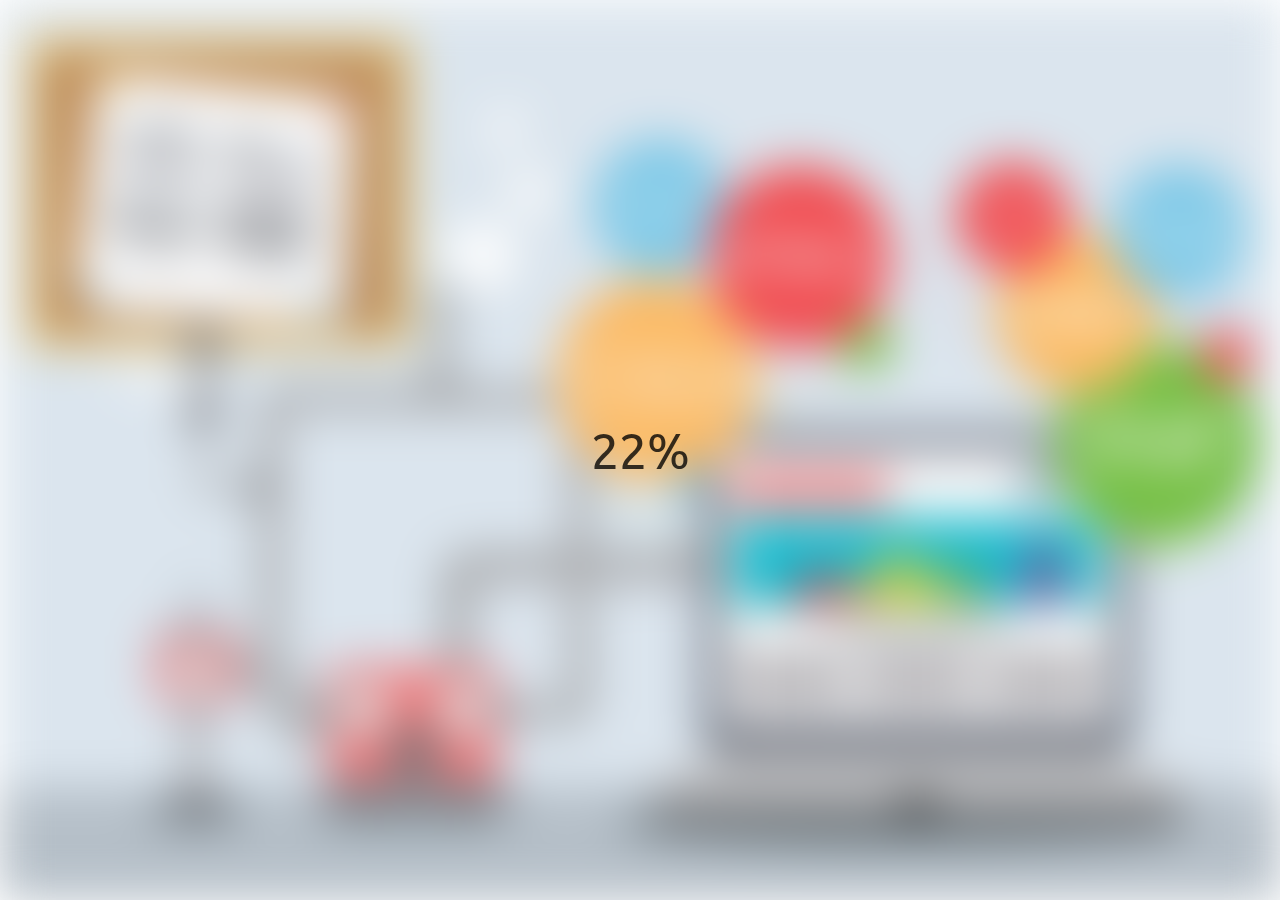
<file: Blurry Loading/index.html>
<!DOCTYPE html>
<html lang="en">
  <head>
    <meta charset="UTF-8" />
    <meta http-equiv="X-UA-Compatible" content="IE=edge" />
    <meta name="viewport" content="width=device-width, initial-scale=1.0" />
    <link rel="stylesheet" href="style.css" />
    <title>Blurry Loading</title>
  </head>
  <body>
    <section class="bg"></section>
    <div class="loading-text">0%</div>

    <script src="script.js"></script>
  </body>
</html>
</file>
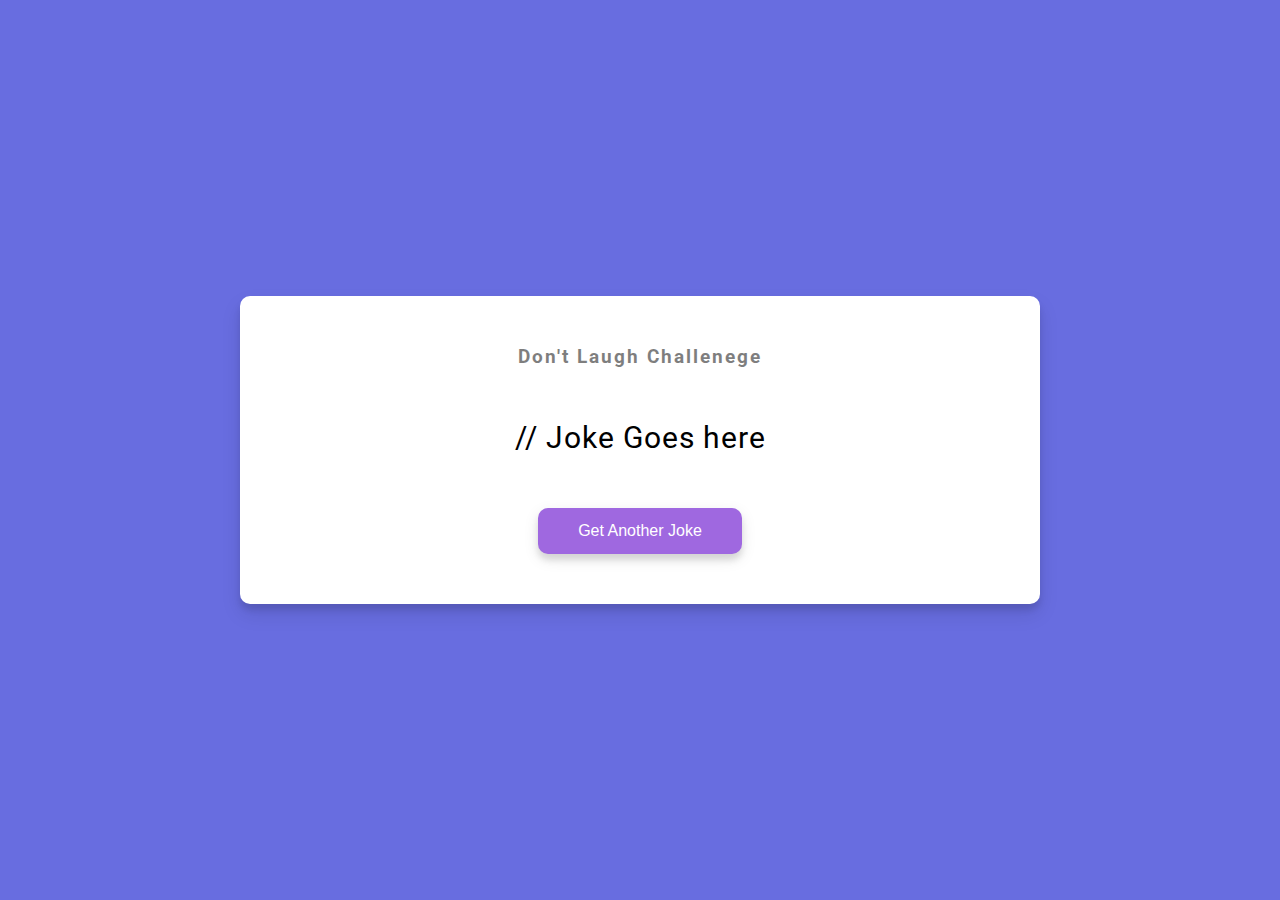
<file: Dad Jokes/index.html>
<!DOCTYPE html>
<html lang="en">
  <head>
    <meta charset="UTF-8" />
    <meta http-equiv="X-UA-Compatible" content="IE=edge" />
    <meta name="viewport" content="width=device-width, initial-scale=1.0" />
    <link rel="stylesheet" href="style.css" />
    <title>Dad Jokes</title>
  </head>
  <body>
    <div class="container">
      <h3>Don't Laugh Challenege</h3>
      <div class="joke" id="joke">// Joke Goes here</div>
      <button id="jokeBtn" class="btn">Get Another Joke</button>
    </div>
    <script src="script.js"></script>
  </body>
</html>
</file>
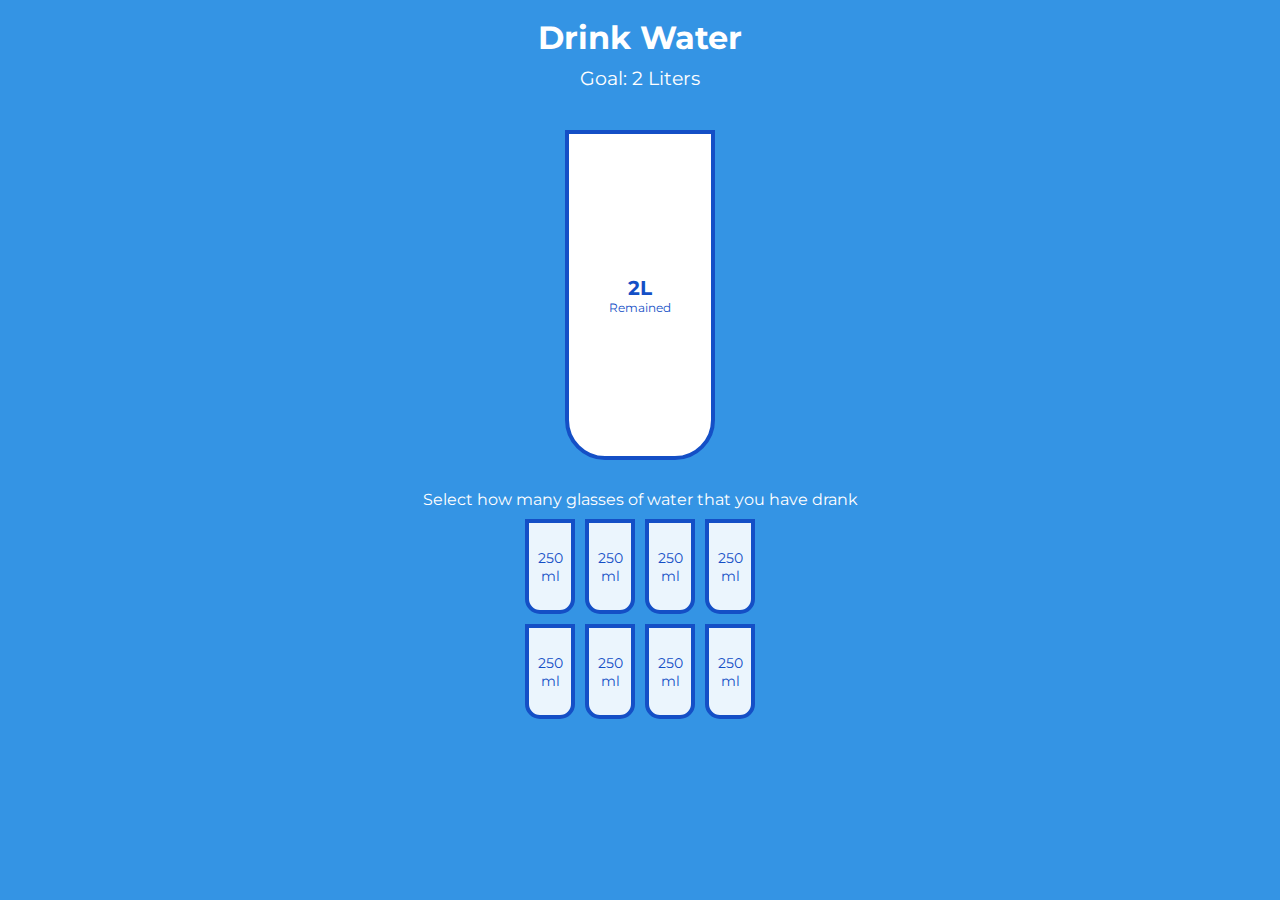
<file: Drink Water/index.html>
<!DOCTYPE html>
<html lang="en">
  <head>
    <meta charset="UTF-8" />
    <meta http-equiv="X-UA-Compatible" content="IE=edge" />
    <meta name="viewport" content="width=device-width, initial-scale=1.0" />
    <link rel="stylesheet" href="style.css" />
    <title>Drink Water</title>
  </head>
  <body>
    <h1>Drink Water</h1>
    <h3>Goal: 2 Liters</h3>

    <div class="cup">
      <div class="remained" id="remained">
        <span id="liters"></span>
        <small>Remained</small>
      </div>
      <div class="percentage" id="percentage"></div>
    </div>

    <p class="text">Select how many glasses of water that you have drank</p>

    <div class="cups">
      <div class="cup cup-small">250 ml</div>
      <div class="cup cup-small">250 ml</div>
      <div class="cup cup-small">250 ml</div>
      <div class="cup cup-small">250 ml</div>
      <div class="cup cup-small">250 ml</div>
      <div class="cup cup-small">250 ml</div>
      <div class="cup cup-small">250 ml</div>
      <div class="cup cup-small">250 ml</div>
    </div>
    <script src="script.js"></script>
  </body>
</html>
</file>
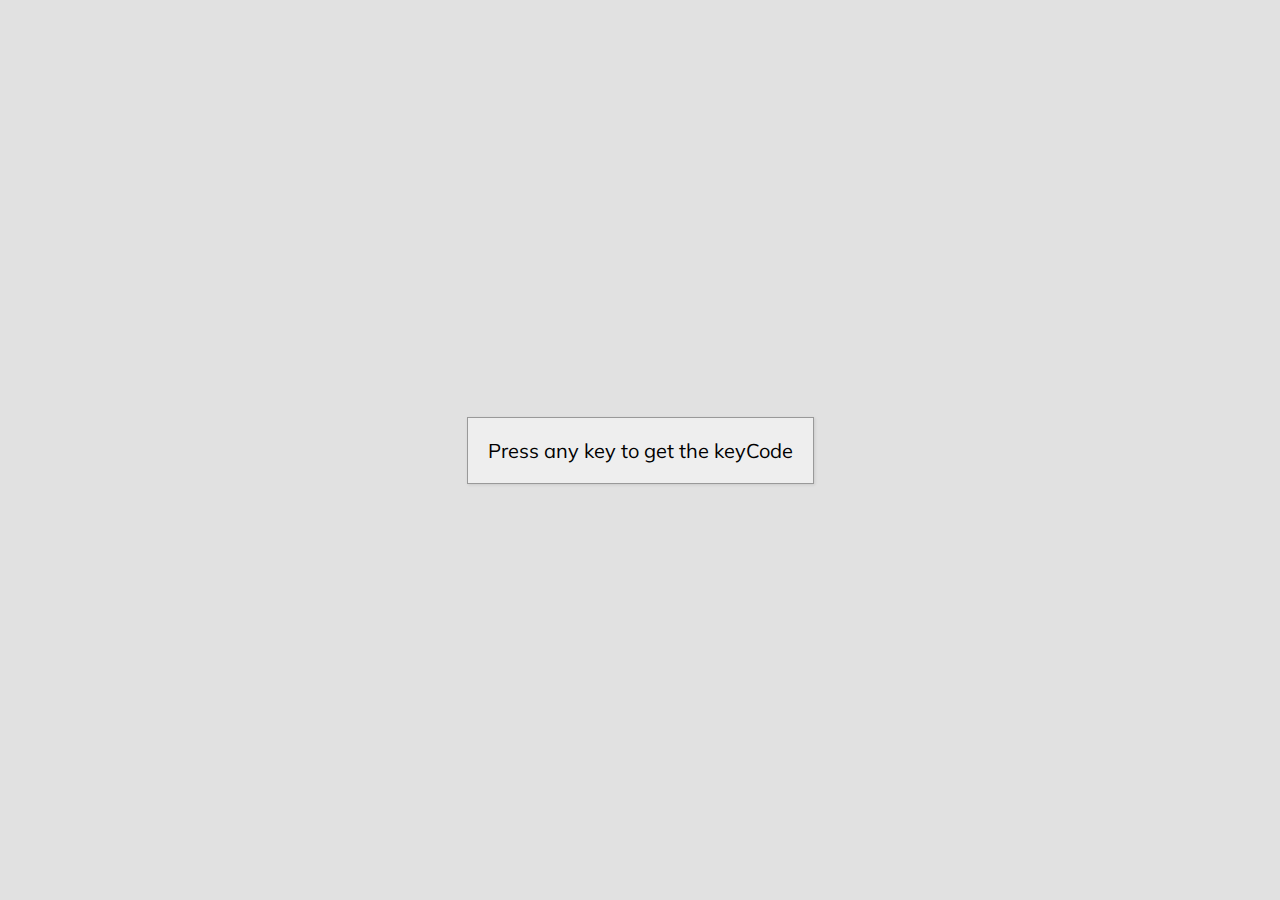
<file: Event keyCodes/index.html>
<!DOCTYPE html>
<html lang="en">
  <head>
    <meta charset="UTF-8" />
    <meta http-equiv="X-UA-Compatible" content="IE=edge" />
    <meta name="viewport" content="width=device-width, initial-scale=1.0" />
    <link rel="stylesheet" href="style.css" />
    <title>Event KeyCodes</title>
  </head>
  <body>
    <div id="insert">
      <div class="key">Press any key to get the keyCode</div>
    </div>
    <script src="script.js"></script>
  </body>
</html>
</file>
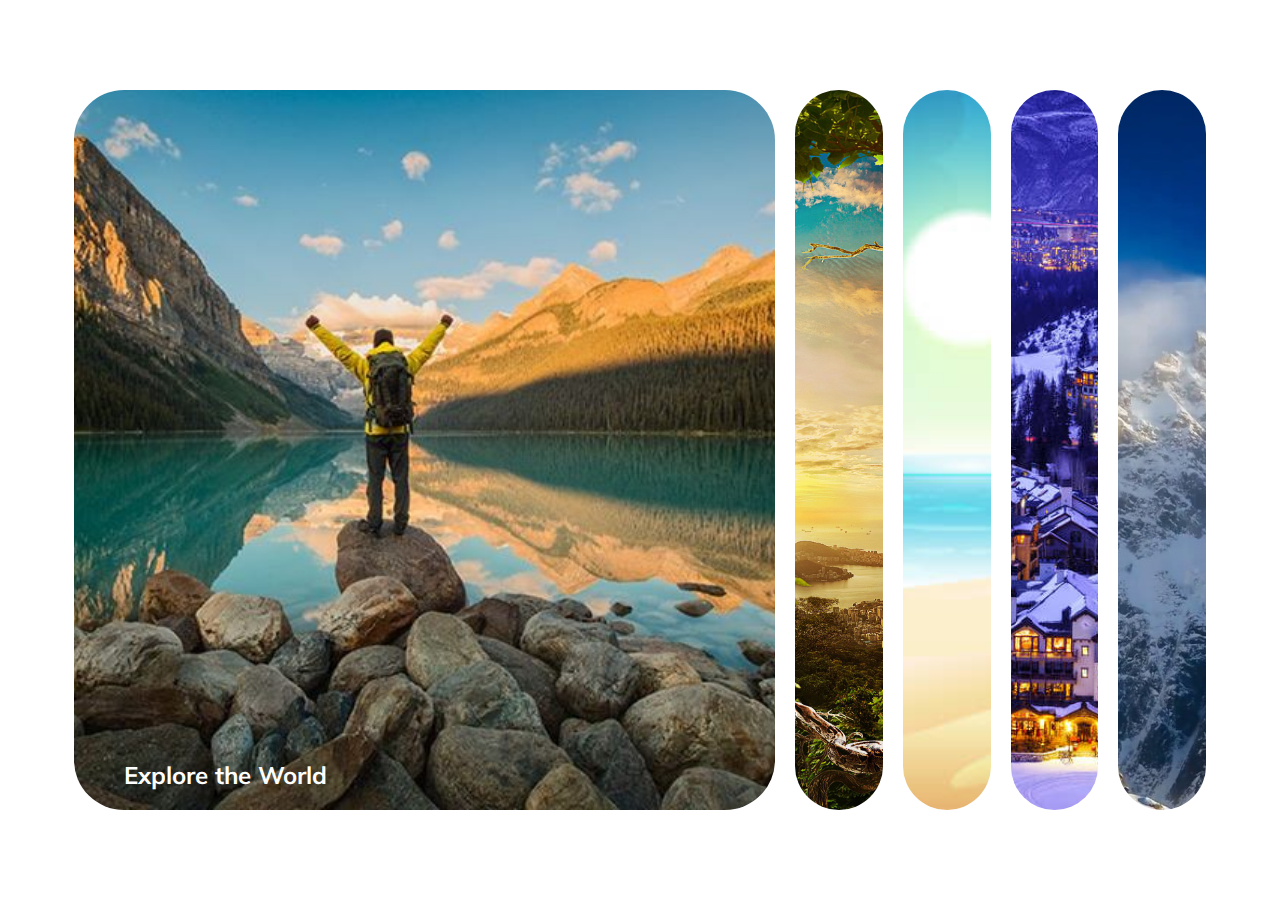
<file: Expanding Card/index.html>
<!DOCTYPE html>
<html lang="en">
  <head>
    <meta charset="UTF-8" />
    <meta http-equiv="X-UA-Compatible" content="IE=edge" />
    <meta name="viewport" content="width=device-width, initial-scale=1.0" />
    <link rel="stylesheet" href="style.css" />
    <title>Expanding Cards</title>
  </head>
  <body>
    <div class="container">
      <div class="panel active" style="background-image: url('img/image1.jpg')">
        <h3>Explore the World</h3>
      </div>
      <div class="panel" style="background-image: url('img/image2.jpg')">
        <h3>Wild Forest</h3>
      </div>
      <div class="panel" style="background-image: url('img/image3.jpg')">
        <h3>Sunny Beach</h3>
      </div>
      <div class="panel" style="background-image: url('img/image4.jpg')">
        <h3>City on Winter</h3>
      </div>
      <div class="panel" style="background-image: url('img/image5.jpg')">
        <h3>Mountains-Clouds</h3>
      </div>
    </div>
    <script src="script.js"></script>
  </body>
</html>
</file>
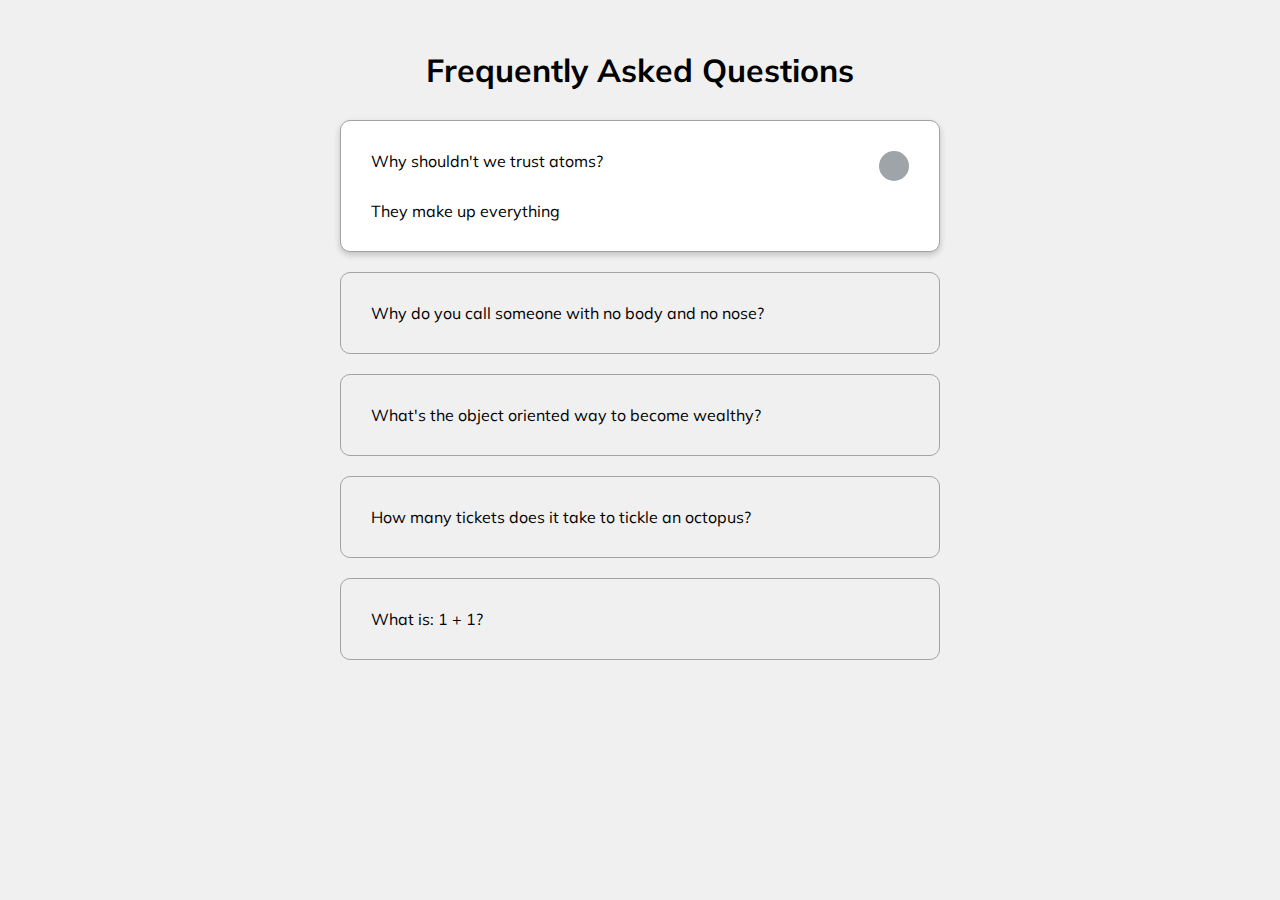
<file: FAQ Collapse/index.html>
<!DOCTYPE html>
<html lang="en">
  <head>
    <meta charset="UTF-8" />
    <meta http-equiv="X-UA-Compatible" content="IE=edge" />
    <meta name="viewport" content="width=device-width, initial-scale=1.0" />
    <link
      rel="stylesheet"
      href="https://cdnjs.cloudflare.com/ajax/libs/font-awesome/5.15.3/css/all.min.css"
      integrity="sha512-iBBXm8fW90+nuLcSKlbmrPcLa0OT92xO1BIsZ+ywDWZCvqsWgccV3gFoRBv0z+8dLJgyAHIhR35VZc2oM/gI1w=="
      crossorigin="anonymous"
      referrerpolicy="no-referrer"
    />
    <link rel="stylesheet" href="style.css" />
    <title>FAQ</title>
  </head>
  <body>
    <div class="container">
      <h1>Frequently Asked Questions</h1>
      <div class="faq-container">
        <div class="faq active">
          <div class="faq-title">Why shouldn't we trust atoms?</div>
          <p class="faq-text">They make up everything</p>
          <button class="faq-toggle">
            <i class="fas fa-chevron-down"></i>
            <i class="fas fa-times"></i>
          </button>
        </div>
        <div class="faq">
          <div class="faq-title">
            Why do you call someone with no body and no nose?
          </div>
          <p class="faq-text">Nobody knows.</p>
          <button class="faq-toggle">
            <i class="fas fa-chevron-down"></i>
            <i class="fas fa-times"></i>
          </button>
        </div>
        <div class="faq">
          <div class="faq-title">
            What's the object oriented way to become wealthy?
          </div>
          <p class="faq-text">Inheritance.</p>
          <button class="faq-toggle">
            <i class="fas fa-chevron-down"></i>
            <i class="fas fa-times"></i>
          </button>
        </div>
        <div class="faq">
          <div class="faq-title">
            How many tickets does it take to tickle an octopus?
          </div>
          <p class="faq-text">Ten tickets!</p>
          <button class="faq-toggle">
            <i class="fas fa-chevron-down"></i>
            <i class="fas fa-times"></i>
          </button>
        </div>
        <div class="faq">
          <div class="faq-title">What is: 1 + 1?</div>
          <p class="faq-text">Depends on who are you asking.</p>
          <button class="faq-toggle">
            <i class="fas fa-chevron-down"></i>
            <i class="fas fa-times"></i>
          </button>
        </div>
      </div>
    </div>
    <script src="script.js"></script>
  </body>
</html>
</file>
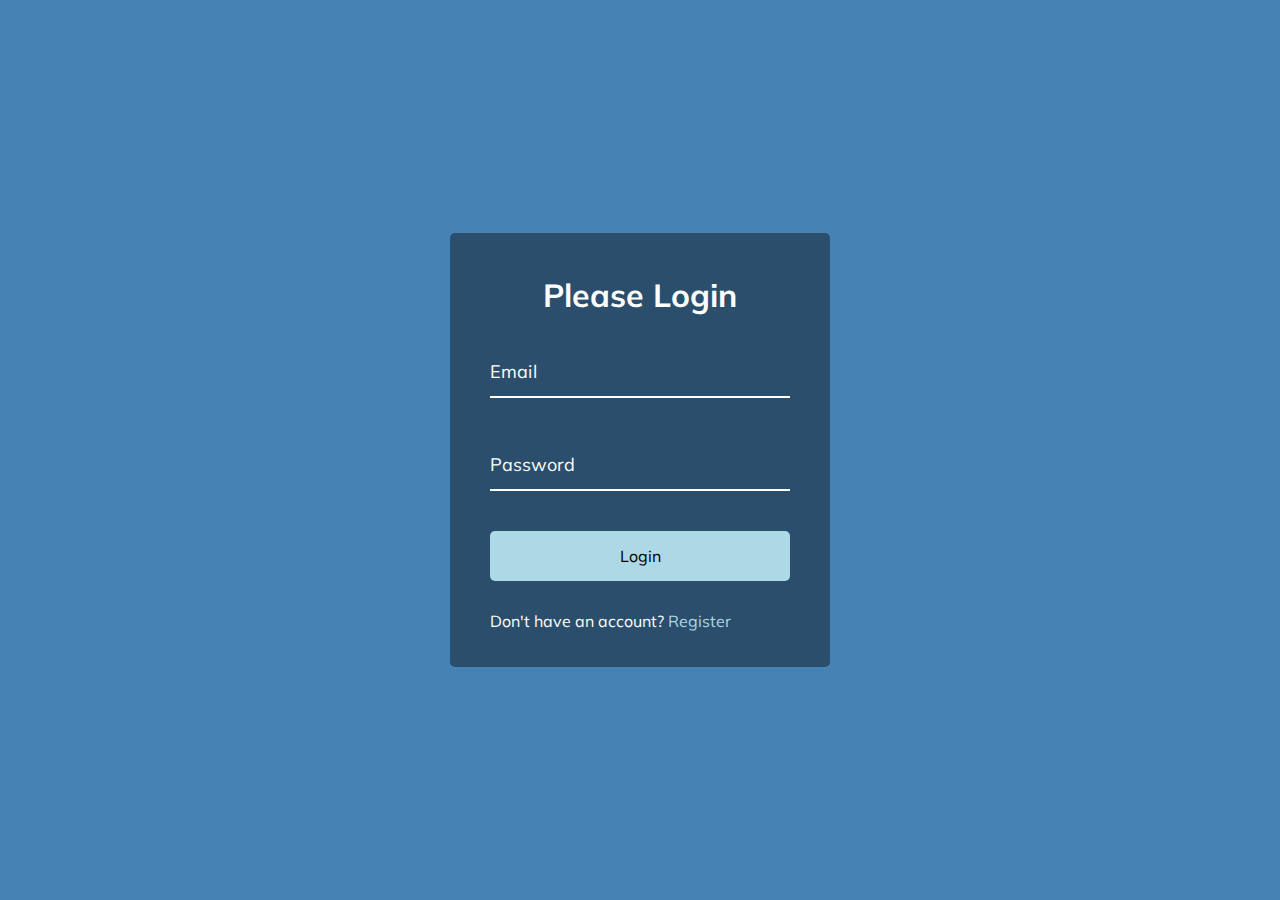
<file: Form Wave/index.html>
<!DOCTYPE html>
<html lang="en">
  <head>
    <meta charset="UTF-8" />
    <meta http-equiv="X-UA-Compatible" content="IE=edge" />
    <meta name="viewport" content="width=device-width, initial-scale=1.0" />
    <link rel="stylesheet" href="style.css" />
    <title>Form Input Wave</title>
  </head>
  <body>
    <div class="container">
      <h1>Please Login</h1>
      <form>
        <div class="form-control">
          <input type="text" required />
          <label>Email</label>
          <!-- <label>
            <span style="transition-delay: 0ms">E</span>
            <span style="transition-delay: 50ms">m</span>
            <span style="transition-delay: 100ms">a</span>
            <span style="transition-delay: 150ms">i</span>
            <span style="transition-delay: 200ms">l</span>
          </label> -->
        </div>
        <div class="form-control">
          <input type="password" required />
          <label>Password</label>
        </div>
        <button class="btn">Login</button>

        <p class="text">Don't have an account? <a href="#">Register</a></p>
      </form>
    </div>
    <script src="script.js"></script>
  </body>
</html>
</file>
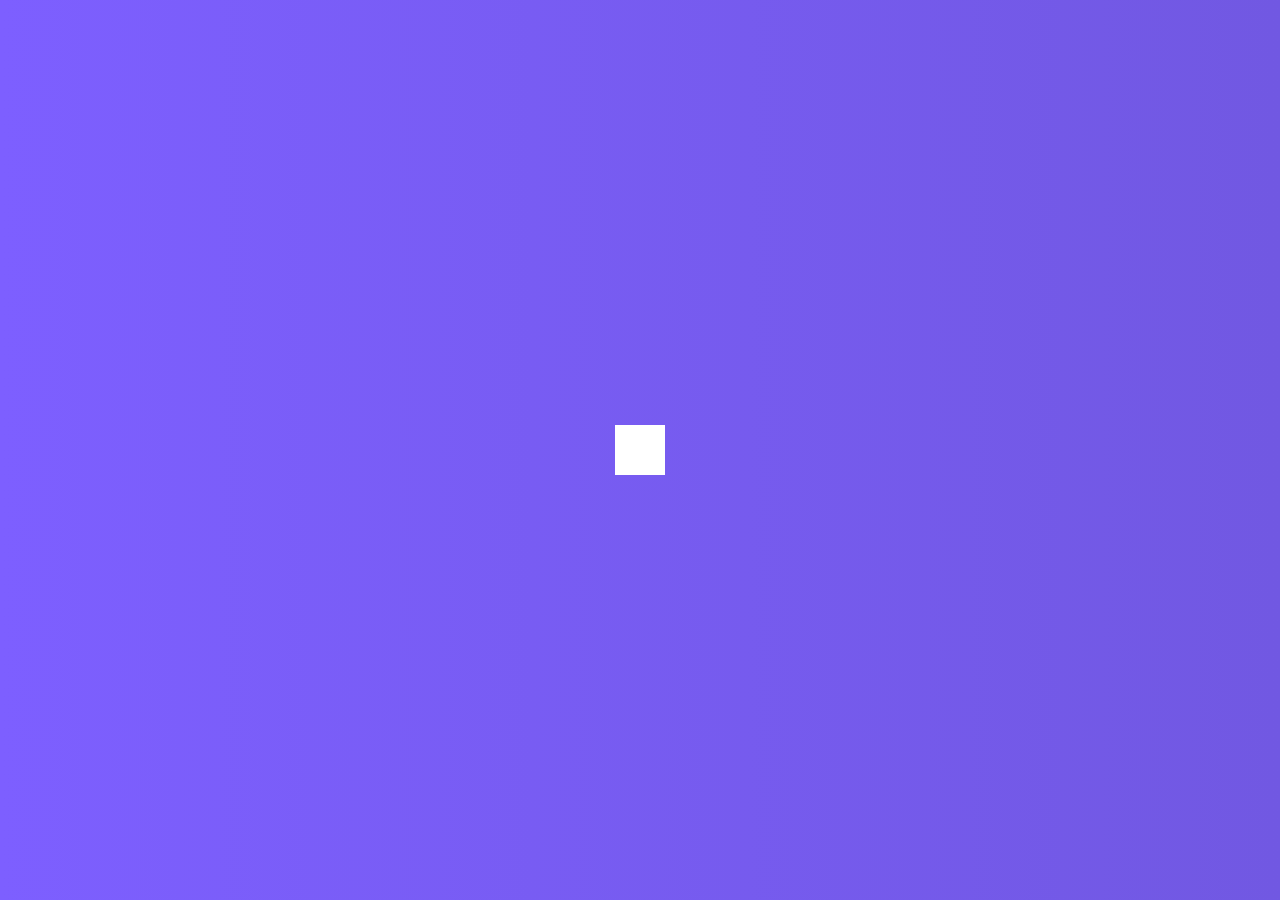
<file: Hidden Search/index.html>
<!DOCTYPE html>
<html lang="en">
  <head>
    <meta charset="UTF-8" />
    <meta http-equiv="X-UA-Compatible" content="IE=edge" />
    <meta name="viewport" content="width=device-width, initial-scale=1.0" />
    <link
      rel="stylesheet"
      href="https://cdnjs.cloudflare.com/ajax/libs/font-awesome/5.15.3/css/all.min.css"
      integrity="sha512-iBBXm8fW90+nuLcSKlbmrPcLa0OT92xO1BIsZ+ywDWZCvqsWgccV3gFoRBv0z+8dLJgyAHIhR35VZc2oM/gI1w=="
      crossorigin="anonymous"
      referrerpolicy="no-referrer"
    />
    <link rel="stylesheet" href="style.css" />
    <title>Hidden Search</title>
  </head>
  <body>
    <div class="container">
      <div class="search">
        <input type="text" class="input" placeholder="Search..." />
        <button class="btn">
          <i class="fas fa-search"></i>
        </button>
      </div>
    </div>
    <script src="script.js"></script>
  </body>
</html>
</file>
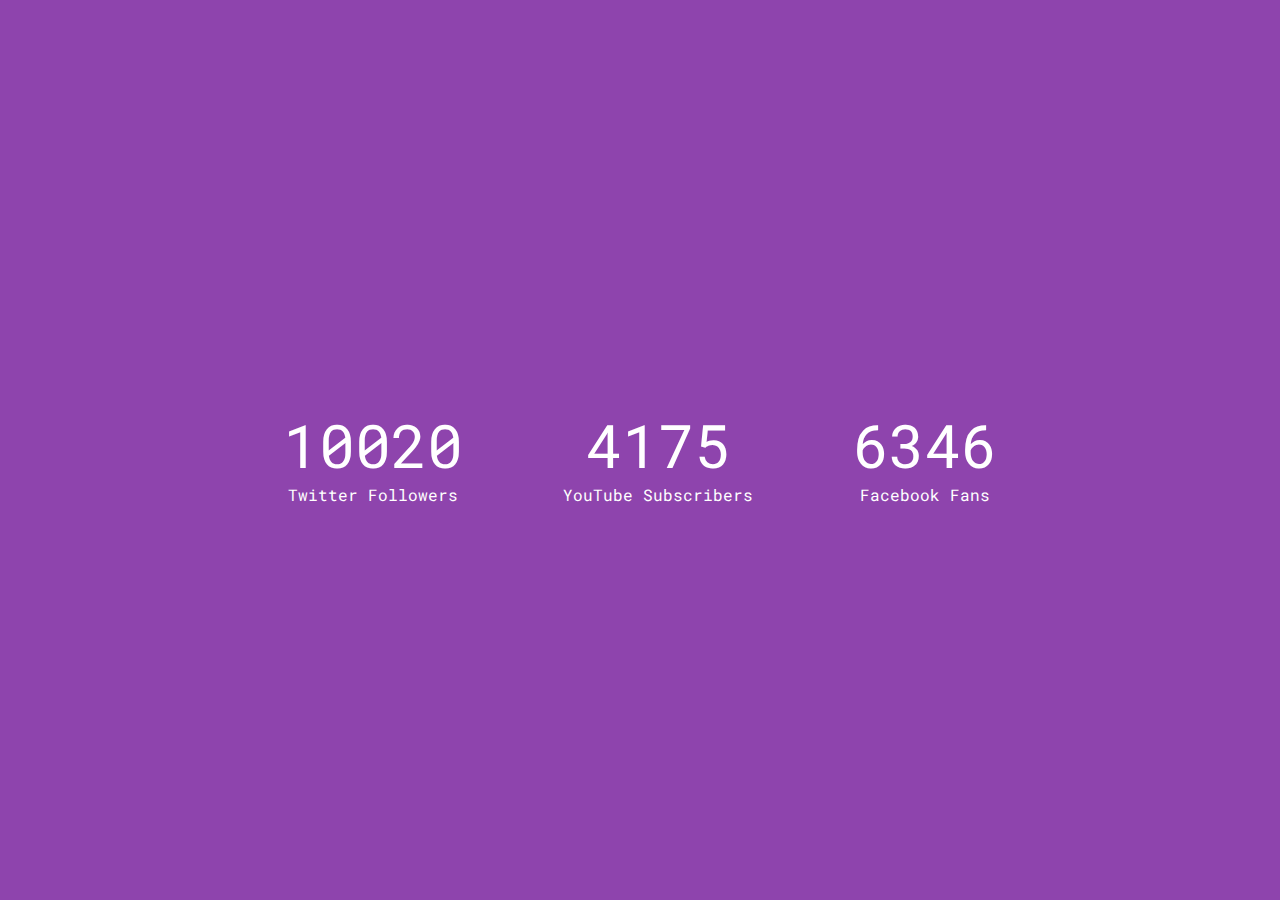
<file: Incrementing Counter/index.html>
<!DOCTYPE html>
<html lang="en">
  <head>
    <meta charset="UTF-8" />
    <meta http-equiv="X-UA-Compatible" content="IE=edge" />
    <meta name="viewport" content="width=device-width, initial-scale=1.0" />
    <link
      rel="stylesheet"
      href="https://cdnjs.cloudflare.com/ajax/libs/font-awesome/5.15.3/css/all.min.css"
      integrity="sha512-iBBXm8fW90+nuLcSKlbmrPcLa0OT92xO1BIsZ+ywDWZCvqsWgccV3gFoRBv0z+8dLJgyAHIhR35VZc2oM/gI1w=="
      crossorigin="anonymous"
      referrerpolicy="no-referrer"
    />
    <link rel="stylesheet" href="style.css" />
    <title>Incrementing Counter</title>
  </head>
  <body>
    <div class="counter-container">
      <i class="fab fa-twitter fa-3x"></i>
      <div class="counter" data-target="12000"></div>
      <span>Twitter Followers</span>
    </div>

    <div class="counter-container">
      <i class="fab fa-youtube fa-3x"></i>
      <div class="counter" data-target="5000"></div>
      <span>YouTube Subscribers</span>
    </div>

    <div class="counter-container">
      <i class="fab fa-facebook fa-3x"></i>
      <div class="counter" data-target="7500"></div>
      <span>Facebook Fans</span>
    </div>
    <script src="script.js"></script>
  </body>
</html>
</file>
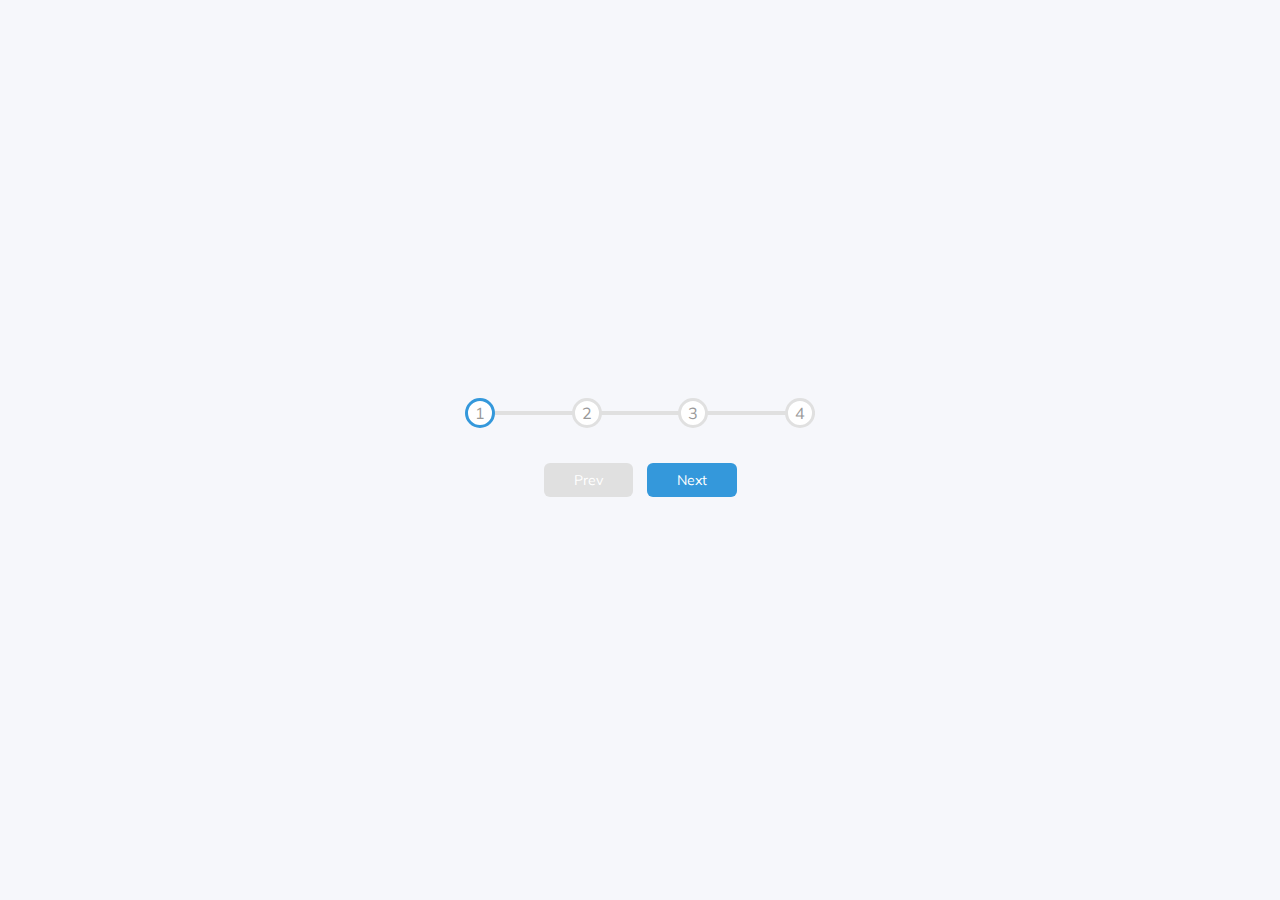
<file: Progress Steps/index.html>
<!DOCTYPE html>
<html lang="en">
  <head>
    <meta charset="UTF-8" />
    <meta http-equiv="X-UA-Compatible" content="IE=edge" />
    <meta name="viewport" content="width=device-width, initial-scale=1.0" />
    <link rel="stylesheet" href="style.css" />
    <title>Progress Steps</title>
  </head>
  <body>
    <div class="container">
      <div class="progress-container">
        <div class="progress" id="progress"></div>
        <div class="circle active">1</div>
        <div class="circle">2</div>
        <div class="circle">3</div>
        <div class="circle">4</div>
      </div>
      <button class="btn" id="prev" disabled>Prev</button>
      <button class="btn" id="next">Next</button>
    </div>
    <script src="script.js"></script>
  </body>
</html>
</file>
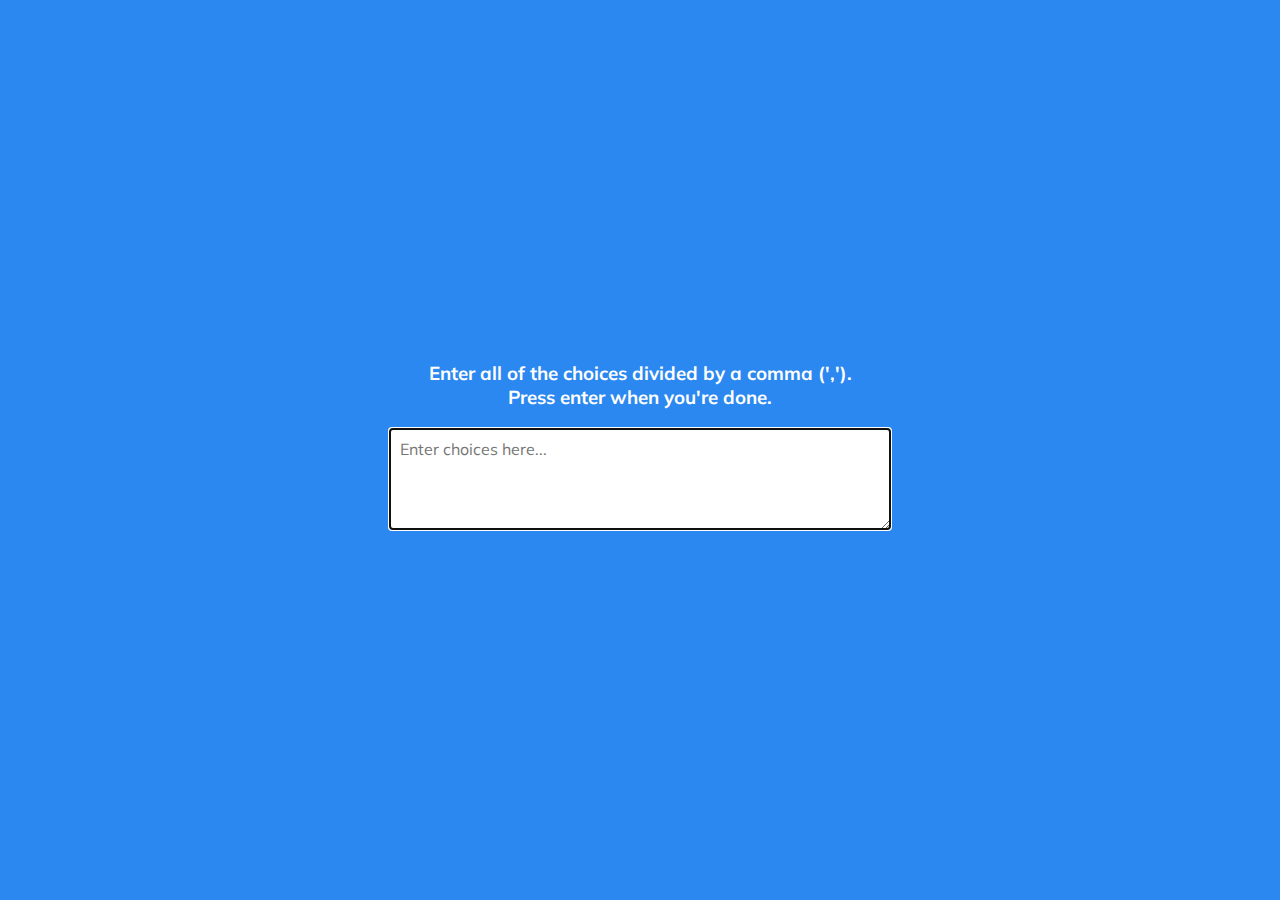
<file: Random-Choice-Picker/index.html>
<!DOCTYPE html>
<html lang="en">
  <head>
    <meta charset="UTF-8" />
    <meta http-equiv="X-UA-Compatible" content="IE=edge" />
    <meta name="viewport" content="width=device-width, initial-scale=1.0" />
    <link rel="stylesheet" href="style.css" />
    <title>Random Choice Picker</title>
  </head>
  <body>
    <div class="container">
      <h3>
        Enter all of the choices divided by a comma (',').
        <br />
        Press enter when you're done.
      </h3>
      <textarea id="textarea" placeholder="Enter choices here..."></textarea>
      <div id="tags"></div>
    </div>

    <script src="script.js"></script>
  </body>
</html>
</file>
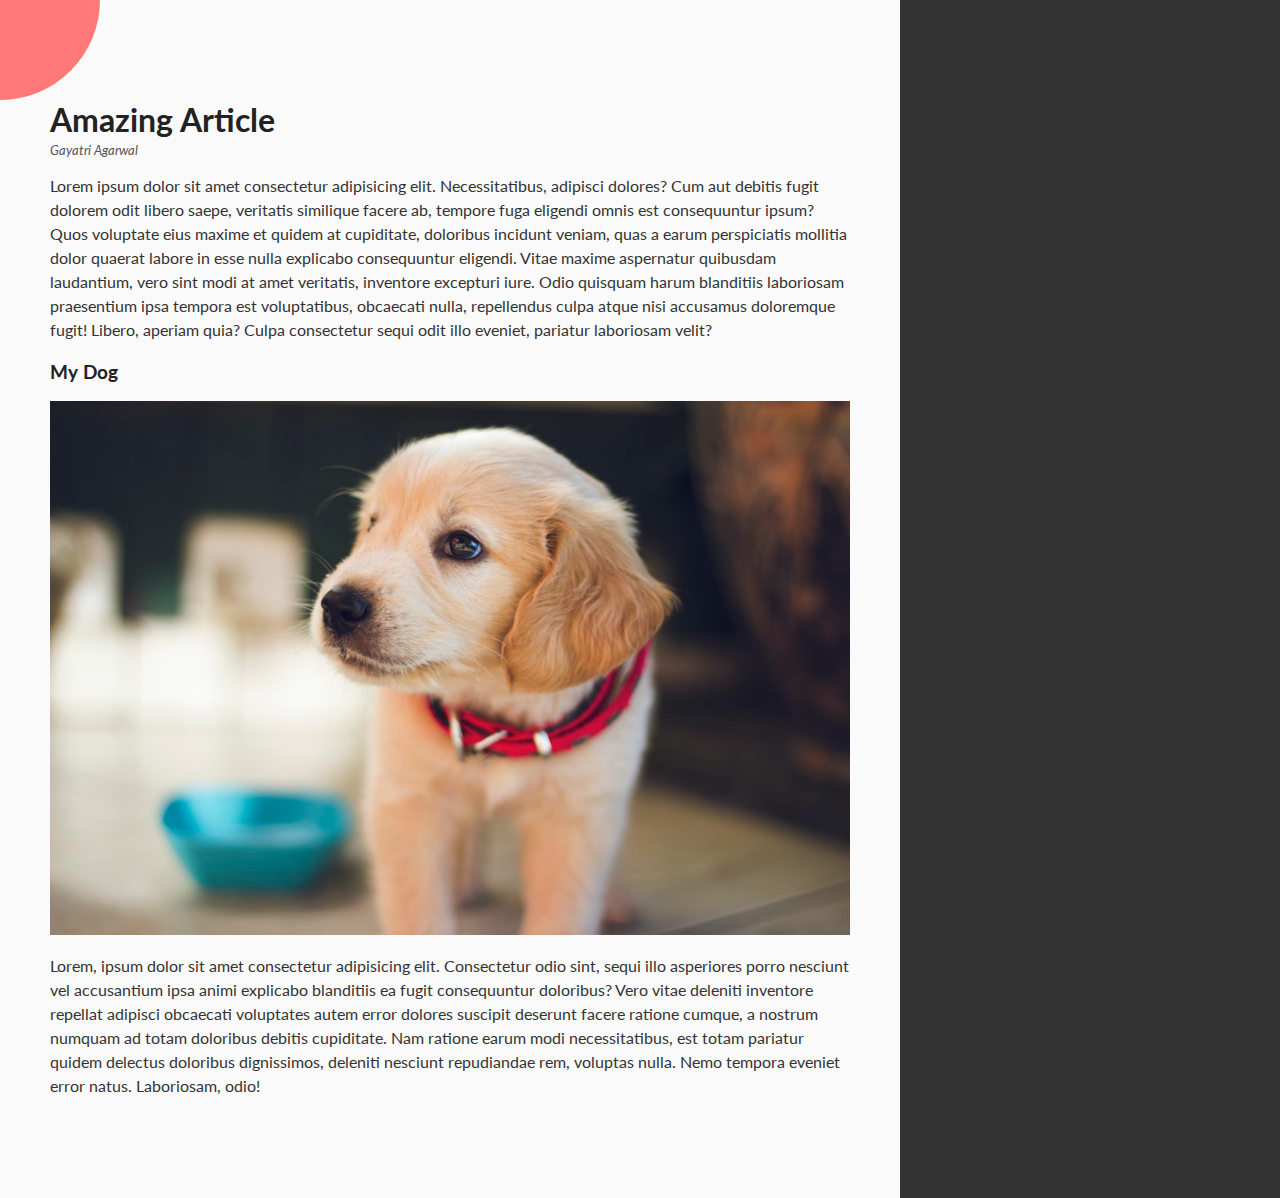
<file: Rotating Navigation/index.html>
<!DOCTYPE html>
<html lang="en">
  <head>
    <meta charset="UTF-8" />
    <meta http-equiv="X-UA-Compatible" content="IE=edge" />
    <meta name="viewport" content="width=device-width, initial-scale=1.0" />
    <link
      rel="stylesheet"
      href="https://cdnjs.cloudflare.com/ajax/libs/font-awesome/5.15.3/css/all.min.css"
      integrity="sha512-iBBXm8fW90+nuLcSKlbmrPcLa0OT92xO1BIsZ+ywDWZCvqsWgccV3gFoRBv0z+8dLJgyAHIhR35VZc2oM/gI1w=="
      crossorigin="anonymous"
      referrerpolicy="no-referrer"
    />
    <link rel="stylesheet" href="style.css" />
    <title>Rotating Navigation</title>
  </head>
  <body>
    <div class="container">
      <div class="circle-container">
        <div class="circle">
          <button id="close">
            <i class="fas fa-times"></i>
          </button>
          <button id="open">
            <i class="fas fa-bars"></i>
          </button>
        </div>
      </div>
      <div class="content">
        <h1>Amazing Article</h1>
        <small>Gayatri Agarwal</small>
        <p>
          Lorem ipsum dolor sit amet consectetur adipisicing elit.
          Necessitatibus, adipisci dolores? Cum aut debitis fugit dolorem odit
          libero saepe, veritatis similique facere ab, tempore fuga eligendi
          omnis est consequuntur ipsum? Quos voluptate eius maxime et quidem at
          cupiditate, doloribus incidunt veniam, quas a earum perspiciatis
          mollitia dolor quaerat labore in esse nulla explicabo consequuntur
          eligendi. Vitae maxime aspernatur quibusdam laudantium, vero sint modi
          at amet veritatis, inventore excepturi iure. Odio quisquam harum
          blanditiis laboriosam praesentium ipsa tempora est voluptatibus,
          obcaecati nulla, repellendus culpa atque nisi accusamus doloremque
          fugit! Libero, aperiam quia? Culpa consectetur sequi odit illo
          eveniet, pariatur laboriosam velit?
        </p>

        <h3>My Dog</h3>
        <img src="img/image.jpg" alt="doggy" />
        <p>
          Lorem, ipsum dolor sit amet consectetur adipisicing elit. Consectetur
          odio sint, sequi illo asperiores porro nesciunt vel accusantium ipsa
          animi explicabo blanditiis ea fugit consequuntur doloribus? Vero vitae
          deleniti inventore repellat adipisci obcaecati voluptates autem error
          dolores suscipit deserunt facere ratione cumque, a nostrum numquam ad
          totam doloribus debitis cupiditate. Nam ratione earum modi
          necessitatibus, est totam pariatur quidem delectus doloribus
          dignissimos, deleniti nesciunt repudiandae rem, voluptas nulla. Nemo
          tempora eveniet error natus. Laboriosam, odio!
        </p>
      </div>
    </div>
    <nav>
      <ul>
        <li><i class="fas fa-home"></i> Home</li>
        <li><i class="fas fa-user-alt"></i> About</li>
        <li><i class="fas fa-envelope"></i> Contact</li>
      </ul>
    </nav>
    <script src="script.js"></script>
  </body>
</html>
</file>
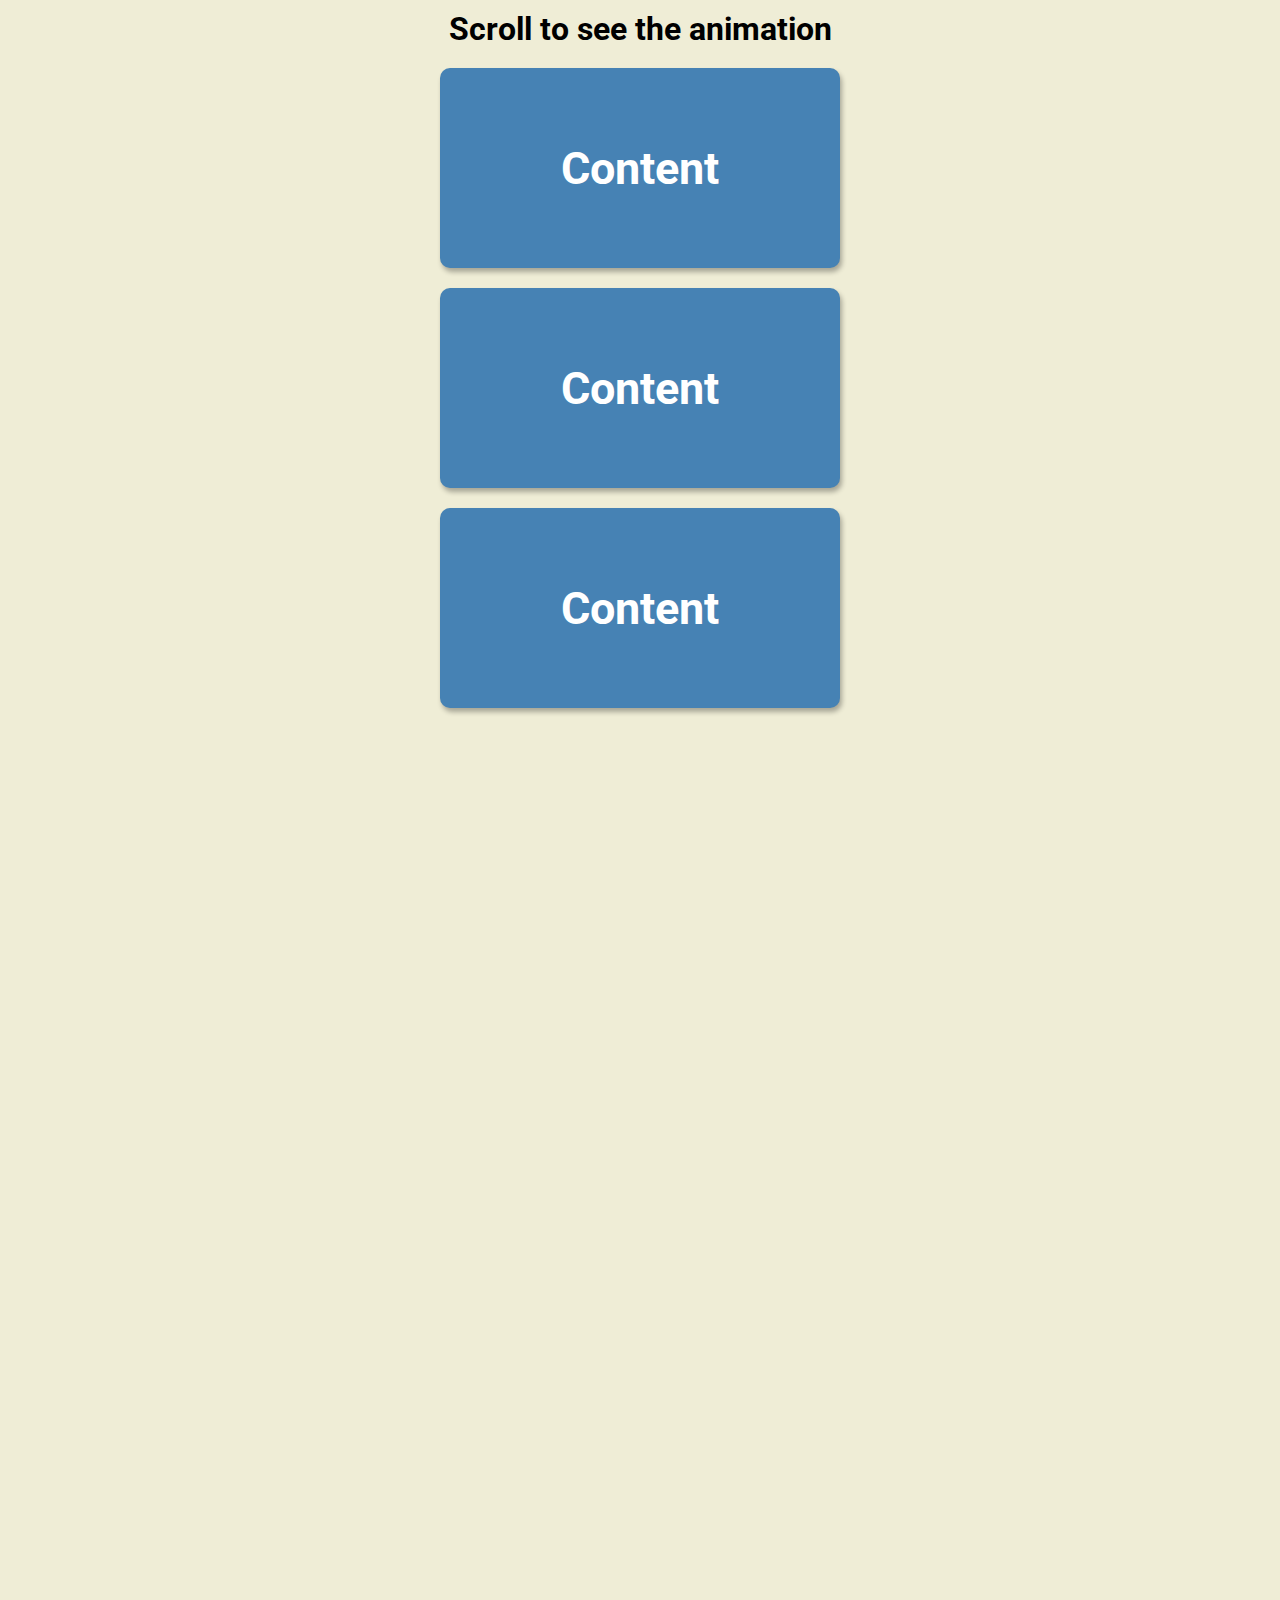
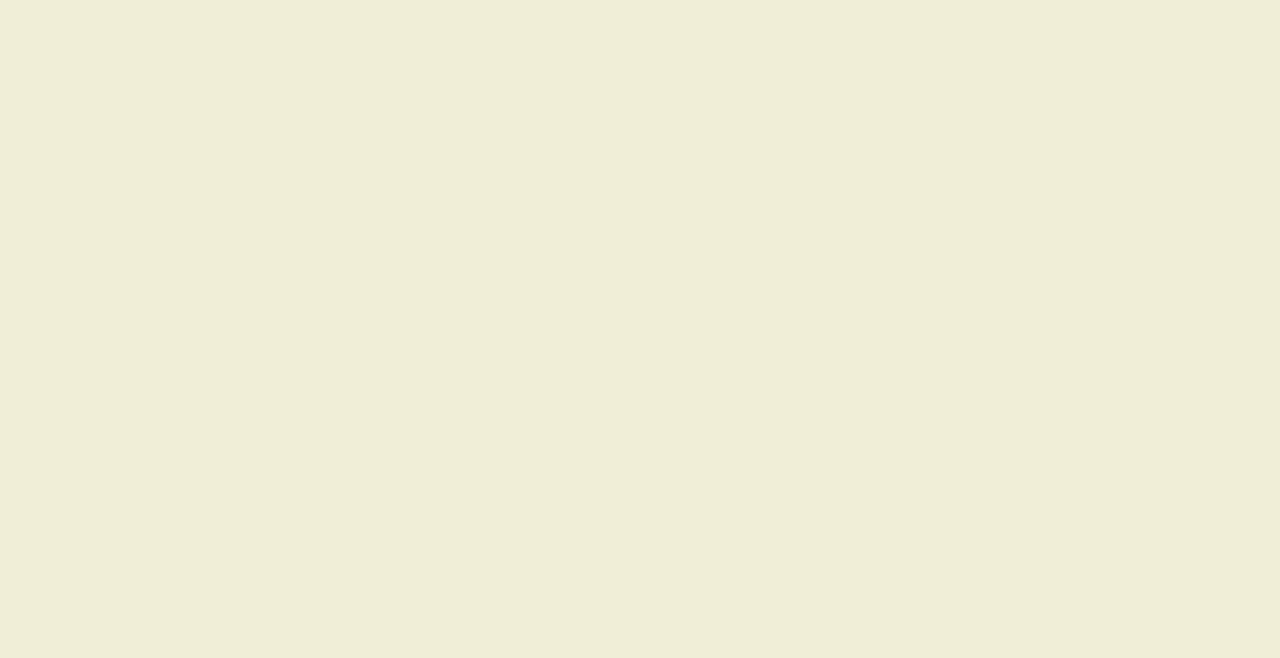
<file: Scroll Animation/index.html>
<!DOCTYPE html>
<html lang="en">
  <head>
    <meta charset="UTF-8" />
    <meta http-equiv="X-UA-Compatible" content="IE=edge" />
    <meta name="viewport" content="width=device-width, initial-scale=1.0" />
    <link rel="stylesheet" href="style.css" />
    <title>Scroll Animation</title>
  </head>
  <body>
    <h1>Scroll to see the animation</h1>
    <div class="box"><h2>Content</h2></div>
    <div class="box"><h2>Content</h2></div>
    <div class="box"><h2>Content</h2></div>
    <div class="box"><h2>Content</h2></div>
    <div class="box"><h2>Content</h2></div>
    <div class="box"><h2>Content</h2></div>
    <div class="box"><h2>Content</h2></div>
    <div class="box"><h2>Content</h2></div>
    <div class="box"><h2>Content</h2></div>
    <div class="box"><h2>Content</h2></div>
    <script src="script.js"></script>
  </body>
</html>
</file>
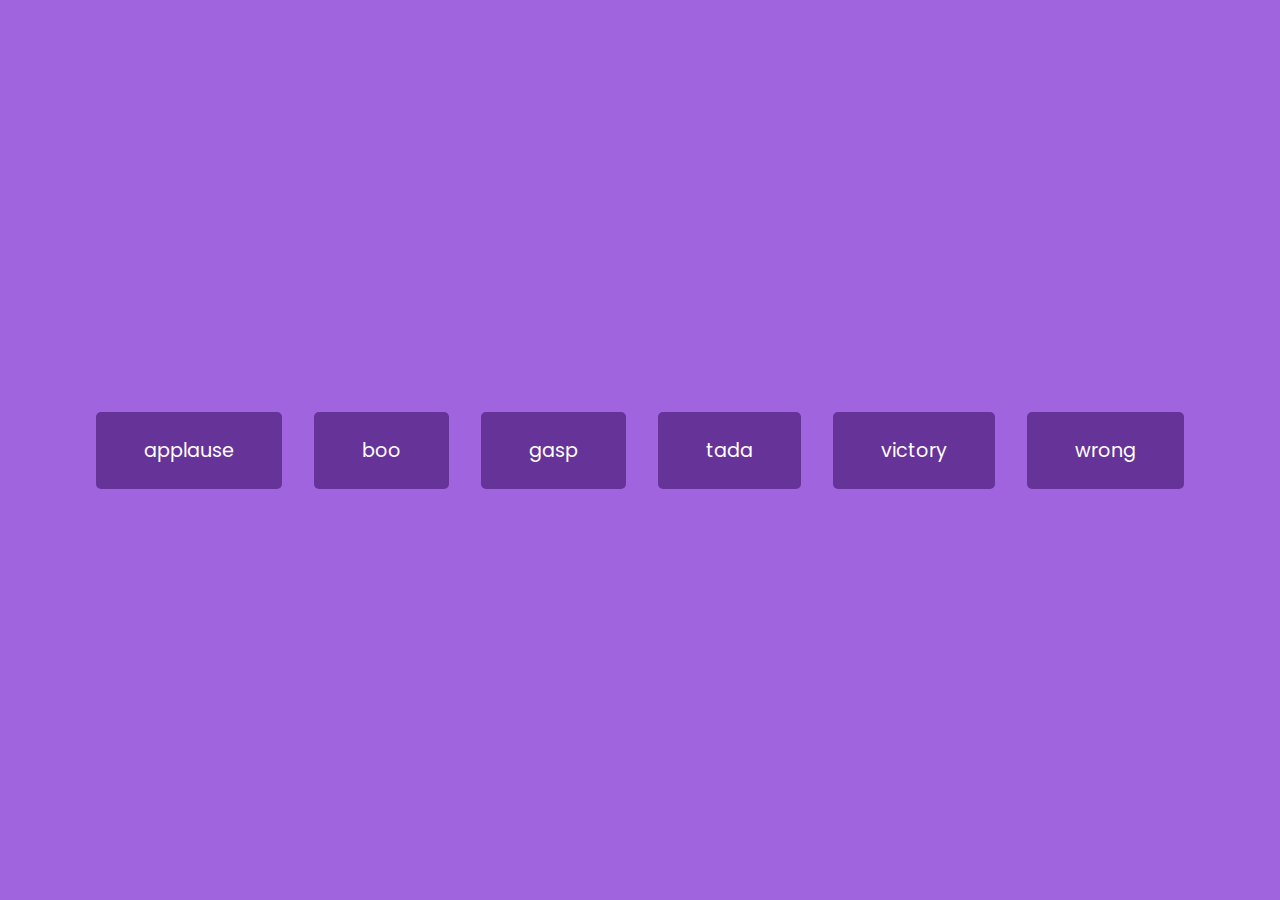
<file: Sound Board/index.html>
<!DOCTYPE html>
<html lang="en">
  <head>
    <meta charset="UTF-8" />
    <meta http-equiv="X-UA-Compatible" content="IE=edge" />
    <meta name="viewport" content="width=device-width, initial-scale=1.0" />
    <link rel="stylesheet" href="style.css" />
    <title>Sound Board</title>
  </head>
  <body>
    <audio id="applause" src="sounds/sound-board_sounds_applause.mp3"></audio>
    <audio id="boo" src="sounds/sound-board_sounds_boo.mp3"></audio>
    <audio id="gasp" src="sounds/sound-board_sounds_gasp.mp3"></audio>
    <audio id="tada" src="sounds/sound-board_sounds_tada.mp3"></audio>
    <audio id="victory" src="sounds/sound-board_sounds_victory.mp3"></audio>
    <audio id="wrong" src="sounds/sound-board_sounds_wrong.mp3"></audio>
    <div id="buttons"></div>

    <script src="script.js"></script>
  </body>
</html>
</file>
<file: Blurry Loading/style.css>
@import url('https://fonts.googleapis.com/css?family=Ubuntu');

* {
  box-sizing: border-box;
}

body {
  font-family: 'Ubuntu', sans-serif;
  display: flex;
  align-items: center;
  justify-content: center;
  overflow: hidden;
  height: 100vh;
  margin: 0;
}

.bg {
  background: url('img/image1.jpg') no-repeat center center/cover;
  position: absolute;
  top: 0px;
  left: 0px;
  width: 100vw;
  height: 100vh;
  z-index: -1;
  filter: blur(0px);
}

.loading-text {
  font-size: 50px;
}
</file>
<file: Dad Jokes/style.css>
@import url('https://fonts.googleapis.com/css2?family=Roboto:wght@400;700&display=swap');

* {
  box-sizing: border-box;
}

body {
  background-color: #686de0;
  font-family: 'Roboto', sans-serif;
  display: flex;
  flex-direction: column;
  align-items: center;
  justify-content: center;
  padding: 20px;
  height: 100vh;
  overflow: hidden;
  margin: 0;
}

.container {
  background-color: #fff;
  border-radius: 10px;
  box-shadow: 0 10px 20px rgba(0, 0, 0, 0.1), 0 6px 6px rgba(0, 0, 0, 0.1);
  padding: 50px 20px;
  text-align: center;
  max-width: 100%;
  width: 800px;
}

h3 {
  margin: 0;
  opacity: 0.5;
  letter-spacing: 2px;
}

.joke {
  font-size: 30px;
  letter-spacing: 1px;
  line-height: 40px;
  margin: 50px auto;
  max-width: 600px;
}

.btn {
  background-color: #9f68e0;
  color: #fff;
  border: 0;
  border-radius: 10px;
  box-shadow: 0 5px 15px rgba(0, 0, 0, 0.1), 0 6px 6px rgba(0, 0, 0, 0.1);
  cursor: pointer;
  padding: 14px 40px;
  font-size: 16px;
}

.btn:active {
  transform: scale(0.98);
}

.btn:focus {
  outline: none;
}
</file>
<file: Drink Water/style.css>
@import url('https://fonts.googleapis.com/css?family=Montserrat:400,600&display=swap');

:root {
  --border-color: #144fc6;
  --fill-color: #6ab3f8;
}

* {
  box-sizing: border-box;
}

body {
  background-color: #3494e4;
  color: #fff;
  font-family: 'Montserrat', sans-serif;
  display: flex;
  flex-direction: column;
  align-items: center;
  margin-bottom: 40px;
}

h1 {
  margin: 10px 0 0;
}

h3 {
  font-weight: 400;
  margin: 10px 0;
}

.cup {
  background-color: #fff;
  border: 4px solid var(--border-color);
  color: var(--border-color);
  border-radius: 0 0 40px 40px;
  height: 330px;
  width: 150px;
  margin: 30px 0;
  display: flex;
  flex-direction: column;
  overflow: hidden;
}

.cup.cup-small {
  height: 95px;
  width: 50px;
  border-radius: 0 0 15px 15px;
  background-color: rgba(255, 255, 255, 0.9);
  cursor: pointer;
  font-size: 14px;
  align-items: center;
  justify-content: center;
  text-align: center;
  margin: 5px;
  transition: 0.3s ease;
}

.cup.cup-small.full {
  background-color: var(--fill-color);
  color: #fff;
}

.cups {
  display: flex;
  flex-wrap: wrap;
  align-items: center;
  justify-content: center;
  width: 280px;
}

.remained {
  display: flex;
  flex-direction: column;
  align-items: center;
  justify-content: center;
  text-align: center;
  flex: 1;
  transition: 0.3s ease;
}

.remained span {
  font-size: 20px;
  font-weight: bold;
}

.remained small {
  font-size: 12px;
}

.percentage {
  background-color: var(--fill-color);
  display: flex;
  align-items: center;
  justify-content: center;
  font-weight: bold;
  height: 0;
  font-size: 30px;
  transition: 0.3s ease;
}

.text {
  text-align: center;
  margin: 0 0 5px;
}
</file>
<file: Event keyCodes/style.css>
@import url('https://fonts.googleapis.com/css?family=Muli&display=swap');

* {
  box-sizing: border-box;
}

body {
  background-color: #e1e1e1;
  font-family: 'Muli', sans-serif;
  display: flex;
  flex-direction: column;
  align-items: center;
  justify-content: center;
  text-align: center;
  height: 100vh;
  overflow: hidden;
  margin: 0;
}

.key {
  border: 1px solid #999;
  background-color: #eee;
  box-shadow: 1px 1px 3px rgba(0, 0, 0, 0.1);
  display: inline-flex;
  align-items: center;
  font-size: 20px;
  padding: 20px;
  flex-direction: column;
  margin: 10px;
  min-width: 150px;
  position: relative;
}

.key small {
  position: absolute;
  top: -24px;
  left: 0;
  text-align: center;
  width: 100%;
  color: #555;
  font-size: 14px;
}
</file>
<file: Expanding Card/style.css>
@import url('https://fonts.googleapis.com/css2?family=Mulish&display=swap');

* {
  box-sizing: border-box;
}

body {
  font-family: 'Mulish', sans-serif;
  display: flex;
  align-items: center;
  justify-content: center;
  height: 100vh;
  overflow: hidden;
  margin: 0;
}

.container {
  display: flex;
  width: 90vw;
}

.panel {
  background-size: auto 100%;
  background-position: center;
  background-repeat: no-repeat;
  border-radius: 50px;
  height: 80vh;
  color: #fff;
  cursor: pointer;
  flex: 0.5;
  margin: 10px;
  position: relative;
  transition: flex 0.7s ease-in;
}

.panel h3 {
  font-size: 24px;
  position: absolute;
  bottom: 20px;
  left: 50px;
  margin: 0;
  opacity: 0;
}

.panel.active {
  flex: 4;
}

.panel.active h3 {
  opacity: 1;
  transition: opacity 0.3s ease-in 0.4s;
}

@media (max-width: 480px) {
  .container {
    width: 100vw;
  }
  .panel:nth-of-type(4),
  .panel:nth-of-type(5) {
    display: none;
  }
}
</file>
<file: FAQ Collapse/style.css>
@import url('https://fonts.googleapis.com/css?family=Muli&display=swap');

* {
  box-sizing: border-box;
}

body {
  font-family: 'Muli', sans-serif;
  background-color: #f0f0f0;
}

h1 {
  margin: 50px 0 30px;
  text-align: center;
}

.faq-container {
  max-width: 600px;
  margin: 0 auto;
}

.faq {
  background-color: transparent;
  border: 1px solid #9fa4a8;
  border-radius: 10px;
  margin: 20px 0;
  padding: 30px;
  position: relative;
  overflow: hidden;
  transition: 0.3s ease;
}

.faq.active {
  background-color: #fff;
  box-shadow: 0 3px 6px rgba(0, 0, 0, 0.1), 0 3px 6px rgba(0, 0, 0, 0.1);
}

.faq.active::before,
.faq.active::after {
  content: '\f075';
  font-family: 'Font Awesome 5 Free';
  color: #2ecc71;
  font-size: 7rem;
  position: absolute;
  opacity: 0.2;
  top: 20px;
  left: 20px;
  z-index: 0;
}

.faq.active::before {
  color: #3498db;
  top: -10px;
  left: -30px;
  transform: rotateY(180deg);
}

.faq-title {
  margin: 0 35px 0 0;
}

.faq-text {
  display: none;
  margin: 30px 0 0;
}

.faq.active .faq-text {
  display: block;
}

.faq-toggle {
  background-color: transparent;
  border: 0;
  border-radius: 50%;
  cursor: pointer;
  display: flex;
  align-items: center;
  justify-content: center;
  font-size: 16px;
  padding: 0;
  position: absolute;
  top: 30px;
  right: 30px;
  width: 30px;
  height: 30px;
}

.faq-toggle:focus {
  outline: 0;
}

.faq-toggle .fa-times {
  display: none;
}

.faq.active .faq-toggle .fa-times {
  display: block;
  color: #fff;
}

.faq.active .faq-toggle .fa-chevron-down {
  display: none;
}

.faq.active .faq-toggle {
  background-color: #9fa4a8;
}
</file>
<file: Form Wave/style.css>
@import url('https://fonts.googleapis.com/css?family=Muli');

* {
  box-sizing: border-box;
}

body {
  background-color: steelblue;
  color: #fff;
  font-family: 'Muli', sans-serif;
  display: flex;
  flex-direction: column;
  align-items: center;
  justify-content: center;
  height: 100vh;
  overflow: hidden;
  margin: 0;
}

.container {
  background-color: rgba(0, 0, 0, 0.4);
  padding: 20px 40px;
  border-radius: 5px;
}

.container h1 {
  text-align: center;
  margin-bottom: 30px;
}

.container a {
  text-decoration: none;
  color: lightblue;
}

.btn {
  cursor: pointer;
  display: inline-block;
  background: lightblue;
  width: 100%;
  padding: 15px;
  font-family: inherit;
  font-size: 16px;
  border: 0;
  border-radius: 5px;
}

.btn:focus {
  outline: 0;
}

.btn:active {
  transform: scale(0.98);
}

.text {
  margin-top: 30px;
}

.form-control {
  position: relative;
  margin: 20px 0 40px;
  width: 300px;
}

.form-control input {
  background-color: transparent;
  border: 0;
  border-bottom: 2px solid #fff;
  display: block;
  width: 100%;
  padding: 15px 0;
  font-size: 18px;
  color: #fff;
}

.form-control input:focus,
.form-control input:valid {
  outline: 0;
  border-bottom-color: lightblue;
}

.form-control label {
  position: absolute;
  left: 0;
  top: 15px;
}

.form-control label span {
  display: inline-block;
  font-size: 18px;
  min-width: 5px;
  transition: 0.3s cubic-bezier(0.68, -0.55, 0.265, 1.55);
}

.form-control input:focus + label span,
.form-control input:valid + label span {
  color: lightblue;
  transform: translateY(-30px);
}
</file>
<file: Hidden Search/style.css>
@import url('https://fonts.googleapis.com/css2?family=Roboto:wght@500&display=swap');

* {
  box-sizing: border-box;
}

body {
  background-image: linear-gradient(90deg, #7d5fff, #7158e2);
  font-family: 'Roboto', sans-serif;
  display: flex;
  align-items: center;
  justify-content: center;
  overflow: hidden;
  margin: 0;
  height: 100vh;
}

.search {
  position: relative;
  height: 50px;
}

.search .input {
  background-color: #fff;
  border: 0;
  font-size: 18px;
  padding: 15px;
  height: 50px;
  width: 50px;
  transition: width 0.3s ease;
}

.btn {
  background-color: #fff;
  border: 0;
  font-size: 24px;
  cursor: pointer;
  position: absolute;
  left: 0;
  top: 0;
  height: 50px;
  width: 50px;
  transition: transform 0.3s ease;
}

.btn:focus,
.input:focus {
  outline: none;
}

.search.active .input {
  width: 200px;
}

.search.active .btn {
  transform: translateX(198px);
}
</file>
<file: Incrementing Counter/style.css>
@import url('https://fonts.googleapis.com/css2?family=Roboto+Mono&display=swap');

* {
  box-sizing: border-box;
}

body {
  background-color: #8e44ad;
  color: #fff;
  font-family: 'Roboto Mono', sans-serif;
  display: flex;
  align-items: center;
  justify-content: center;
  height: 100vh;
  overflow: hidden;
  margin: 0;
}

.counter-container {
  display: flex;
  flex-direction: column;
  justify-content: center;
  text-align: center;
  margin: 30px 50px;
}

.counter {
  font-size: 60px;
  margin-top: 10px;
}

@media (max-width: 580px) {
  body {
    flex-direction: column;
  }
}
</file>
<file: Progress Steps/style.css>
@import url('https://fonts.googleapis.com/css2?family=Mulish&display=swap');

:root {
  --line-border-fill: #3498db;
  --line-border-empty: #e0e0e0;
}

* {
  box-sizing: border-box;
}

body {
  background-color: #f6f7fb;
  font-family: 'Mulish', sans-serif;
  display: flex;
  align-items: center;
  justify-content: center;
  height: 100vh;
  overflow: hidden;
  margin: 0;
}

.container {
  text-align: center;
}

.progress-container {
  display: flex;
  justify-content: space-between;
  position: relative;
  margin-bottom: 30px;
  max-width: 100%;
  width: 350px;
}

.progress-container::before {
  content: '';
  background-color: var(--line-border-empty);
  position: absolute;
  top: 50%;
  left: 0;
  height: 4px;
  width: 100%;
  z-index: -1;
  transform: translateY(-50%);
}

.progress {
  background-color: var(--line-border-fill);
  position: absolute;
  top: 50%;
  left: 0;
  height: 4px;
  width: 0%;
  z-index: -1;
  transition: 0.4s ease;
}

.circle {
  background-color: #fff;
  color: #999;
  border-radius: 50%;
  height: 30px;
  width: 30px;
  display: flex;
  align-items: center;
  justify-content: center;
  border: 3px solid var(--line-border-empty);
  transition: 0.4s ease;
}

.circle.active {
  border-color: var(--line-border-fill);
}

.btn {
  background-color: var(--line-border-fill);
  color: #fff;
  border: 0;
  border-radius: 6px;
  cursor: pointer;
  font-family: inherit;
  padding: 8px 30px;
  margin: 5px;
  font-size: 14px;
}

.btn:active {
  transform: scale(0.98);
}

.btn:focus {
  outline: 0;
}

.btn:disabled {
  background-color: var(--line-border-empty);
  cursor: not-allowed;
}
</file>
<file: Random-Choice-Picker/style.css>
@import url('https://fonts.googleapis.com/css?family=Muli&display=swap');

* {
  box-sizing: border-box;
}

body {
  background-color: #2b88f0;
  font-family: 'Muli', sans-serif;
  display: flex;
  flex-direction: column;
  align-items: center;
  justify-content: center;
  height: 100vh;
  overflow: hidden;
  margin: 0;
}

h3 {
  color: #fff;
  margin: 10px 0 20px;
  text-align: center;
}

.container {
  width: 500px;
}

#textarea {
  border: none;
  display: block;
  width: 100%;
  height: 100px;
  font-family: inherit;
  padding: 10px;
  margin: 0 0 20px;
  font-size: 16px;
}

.tag {
  background-color: #f0932b;
  color: #fff;
  border-radius: 50px;
  padding: 10px 20px;
  margin: 0 5px 10px 0;
  display: inline-block;
  font-size: 14px;
}

.tag.highlight {
  background-color: #273c75;
}
</file>
<file: Rotating Navigation/style.css>
@import url('https://fonts.googleapis.com/css?family=Lato&display=swap');

* {
  box-sizing: border-box;
}

body {
  font-family: 'Lato', sans-serif;
  background-color: #333;
  color: #222;
  margin: 0;
  overflow-x: hidden;
}
.container {
  background-color: #fafafa;
  transform-origin: top left;
  transition: transform 0.5s linear;
  width: 100vw;
  max-width: 100vh;
  padding: 50px;
}

.container.show-nav {
  transform: rotate(-20deg);
}

.circle-container {
  position: fixed;
  top: -100px;
  left: -100px;
}

.circle {
  background-color: #ff7979;
  height: 200px;
  width: 200px;
  border-radius: 50%;
  position: relative;
  transition: transform 0.5s linear;
}

.container.show-nav .circle {
  transform: rotate(-70deg);
}

.circle button {
  cursor: pointer;
  position: absolute;
  top: 50%;
  left: 50%;
  height: 100px;
  background: transparent;
  border: 0;
  font-size: 26px;
  color: #fff;
}

.circle button:focus {
  outline: none;
}

.circle button#open {
  left: 60%;
}

.circle button#close {
  top: 60%;
  transform: rotate(90deg);
  transform-origin: top left;
}

.container.show-nav + nav li {
  transform: translateX(0);
  transition-delay: 0.3s;
}

nav {
  position: fixed;
  bottom: 40px;
  left: 0;
  z-index: 100;
}

nav ul {
  list-style-type: none;
  padding-left: 30px;
}

nav ul li {
  text-transform: uppercase;
  color: #fff;
  margin: 40px 0;
  transform: translateX(-100%);
  transition: transform 0.4s ease-in;
}

nav ul li i {
  font-size: 20px;
  margin-right: 10px;
}

nav ul li + li {
  margin-left: 15px;
  transform: translateX(-150%);
}

nav ul li + li + li {
  margin-left: 30px;
  transform: translateX(-200%);
}

.content img {
  max-width: 100%;
}

.content {
  max-width: 1000px;
  margin: 50px auto;
}

.content h1 {
  margin: 0;
}

.content small {
  font-style: italic;
  color: #555;
}

.content p {
  color: #333;
  line-height: 1.5;
}
</file>
<file: Scroll Animation/style.css>
@import url('https://fonts.googleapis.com/css2?family=Roboto&display=swap');

* {
  box-sizing: border-box;
}

body {
  font-family: 'Roboto', sans-serif;
  background-color: #efedd6;
  display: flex;
  flex-direction: column;
  align-items: center;
  justify-content: center;
  overflow-x: hidden;
  margin: 0;
}

h1 {
  margin: 10px;
}

.box {
  background-color: steelblue;
  color: #fff;
  margin: 10px;
  display: flex;
  align-items: center;
  justify-content: center;
  width: 400px;
  height: 200px;
  border-radius: 10px;
  box-shadow: 2px 4px 5px rgba(0, 0, 0, 0.3);
  transform: translateX(220%);
  transition: transform 0.4s ease;
}

.box:nth-of-type(even) {
  transform: translateX(-220%);
}
.box.show {
  transform: translateX(0);
}

.box h2 {
  font-size: 45px;
}
</file>
<file: Sound Board/style.css>
@import url('https://fonts.googleapis.com/css2?family=Poppins:wght@200;700&display=swap');

* {
  box-sizing: border-box;
}

body {
  background-color: rgb(161, 100, 223);
  font-family: 'Poppins', sans-serif;
  display: flex;
  flex-wrap: wrap;
  height: 100vh;
  align-items: center;
  justify-content: center;
  text-align: center;
  overflow: hidden;
  margin: 0;
}

.btn {
  background-color: rebeccapurple;
  color: #fff;
  border-radius: 5px;
  padding: 1.5rem 3rem;
  border: none;
  font-size: 1.2rem;
  font-family: inherit;
  margin: 1rem;
}

.btn:hover {
  opacity: 0.8;
}

.btn:focus {
  outline: none;
}
</file>
